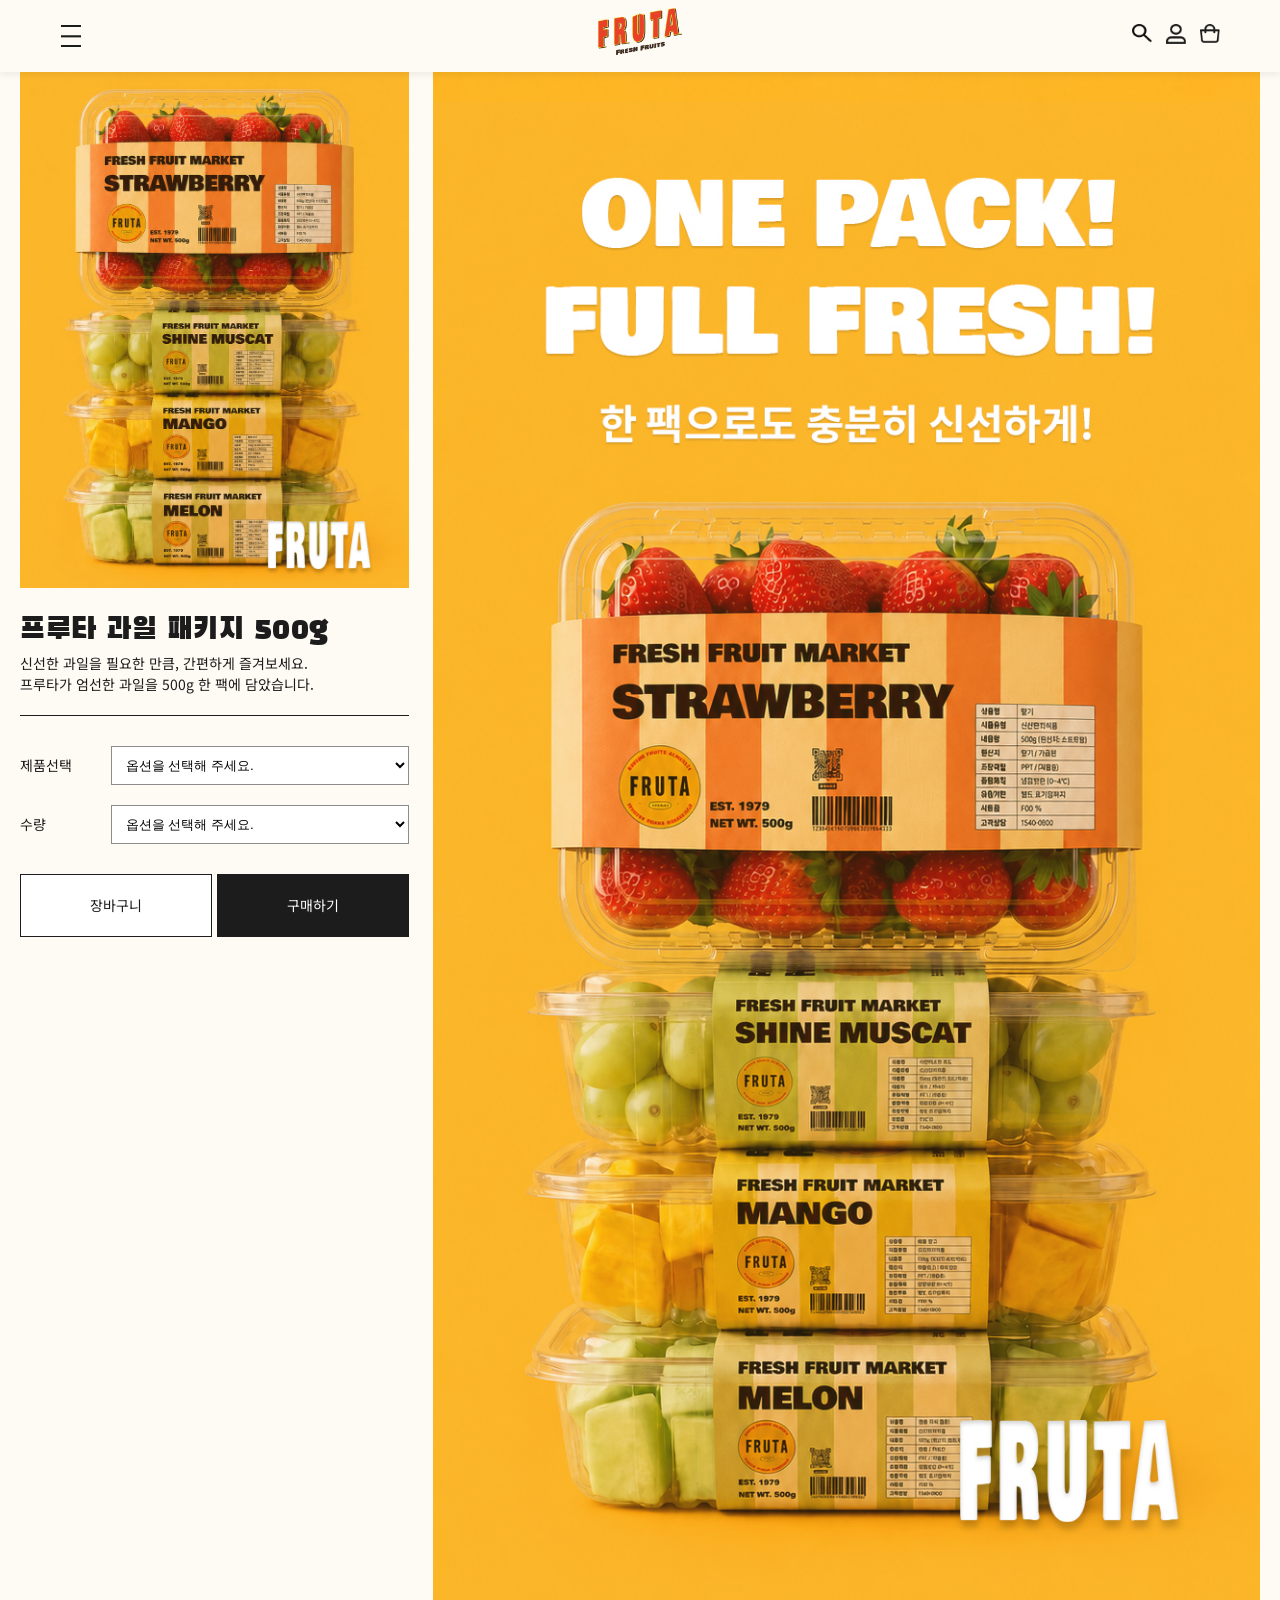
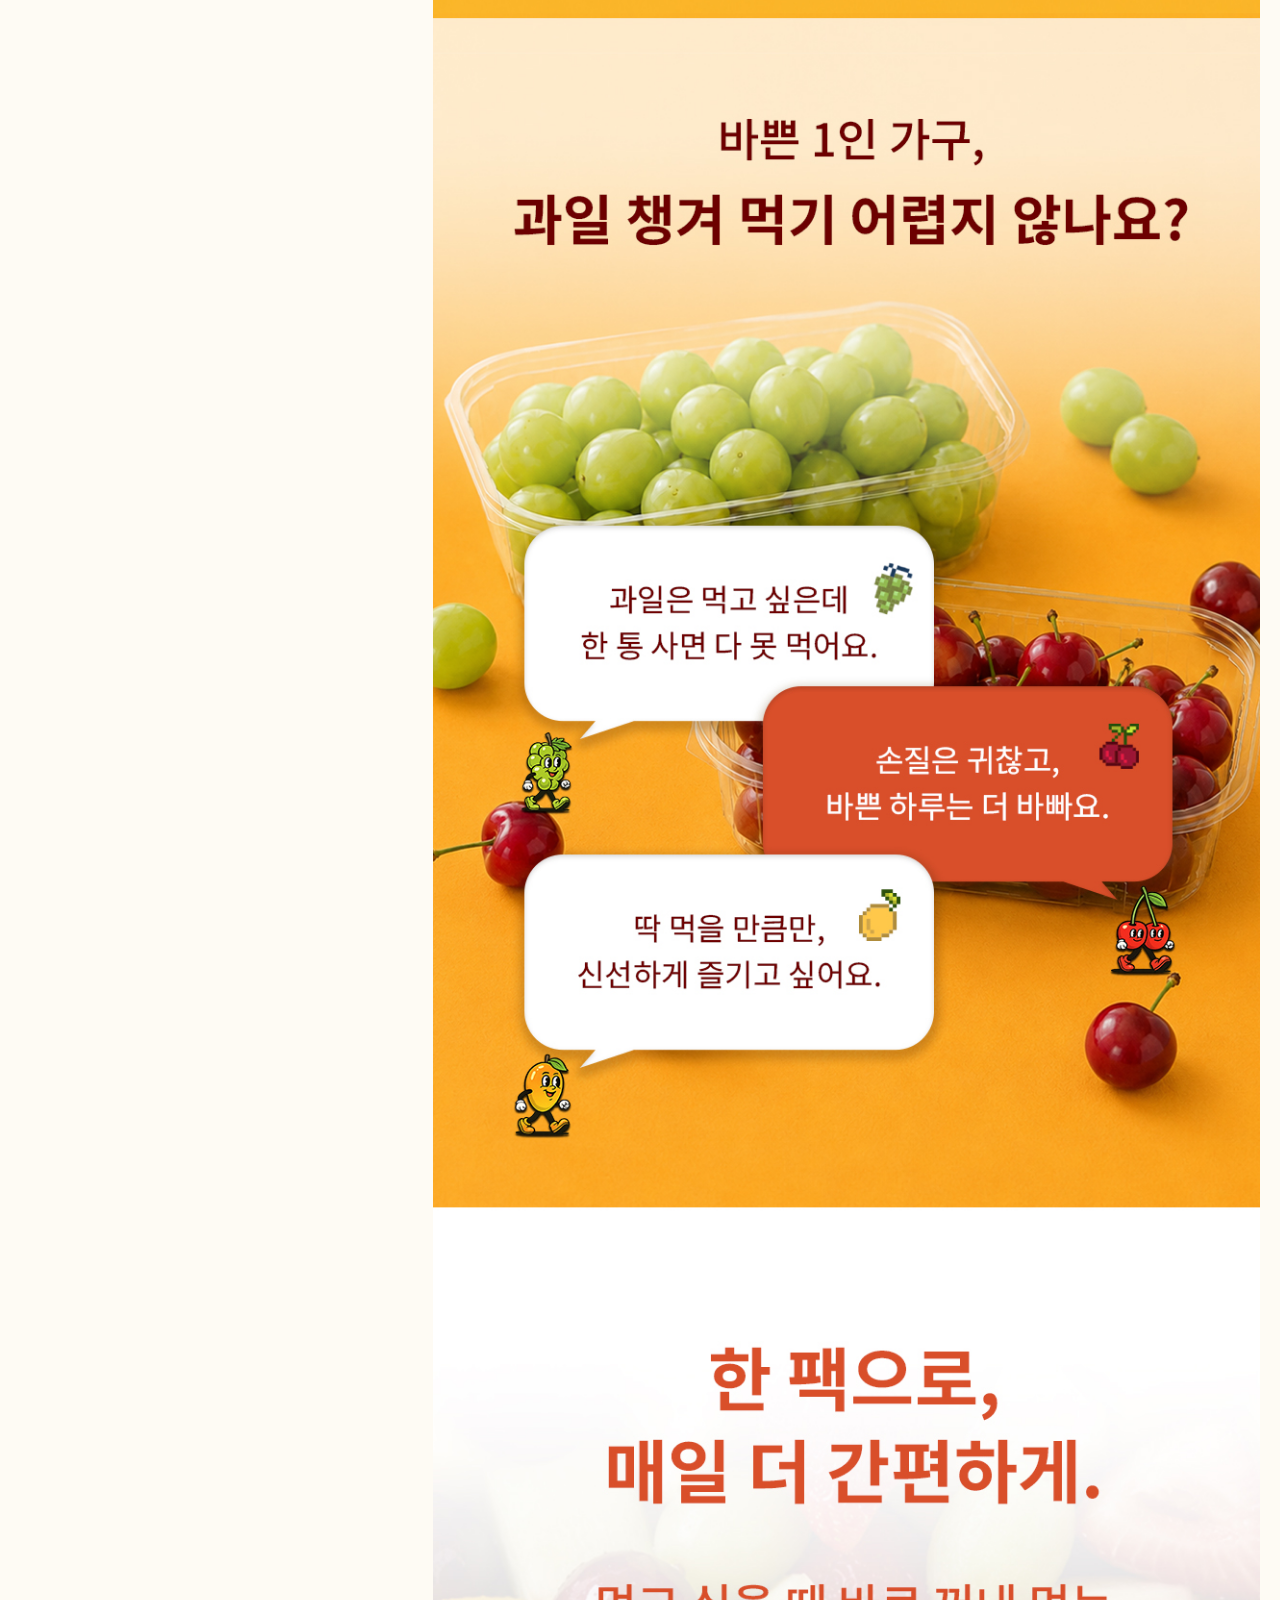
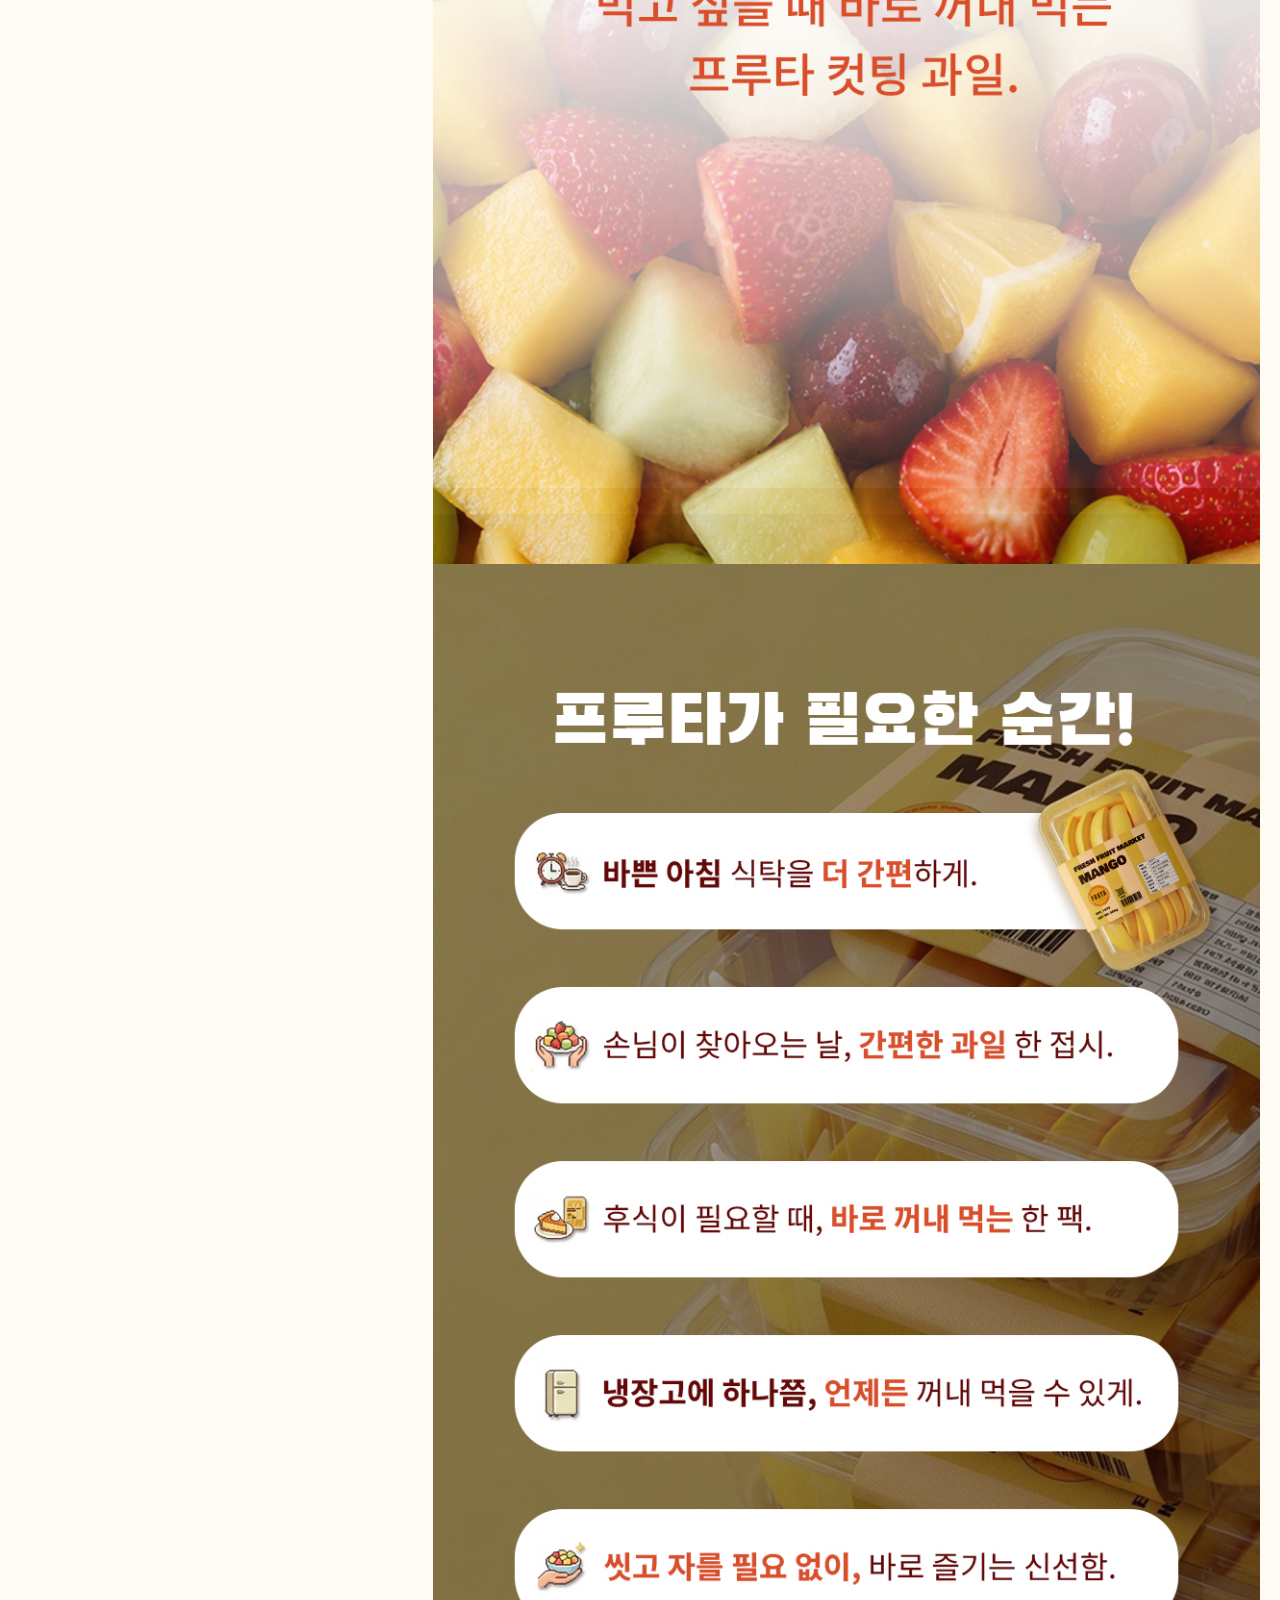
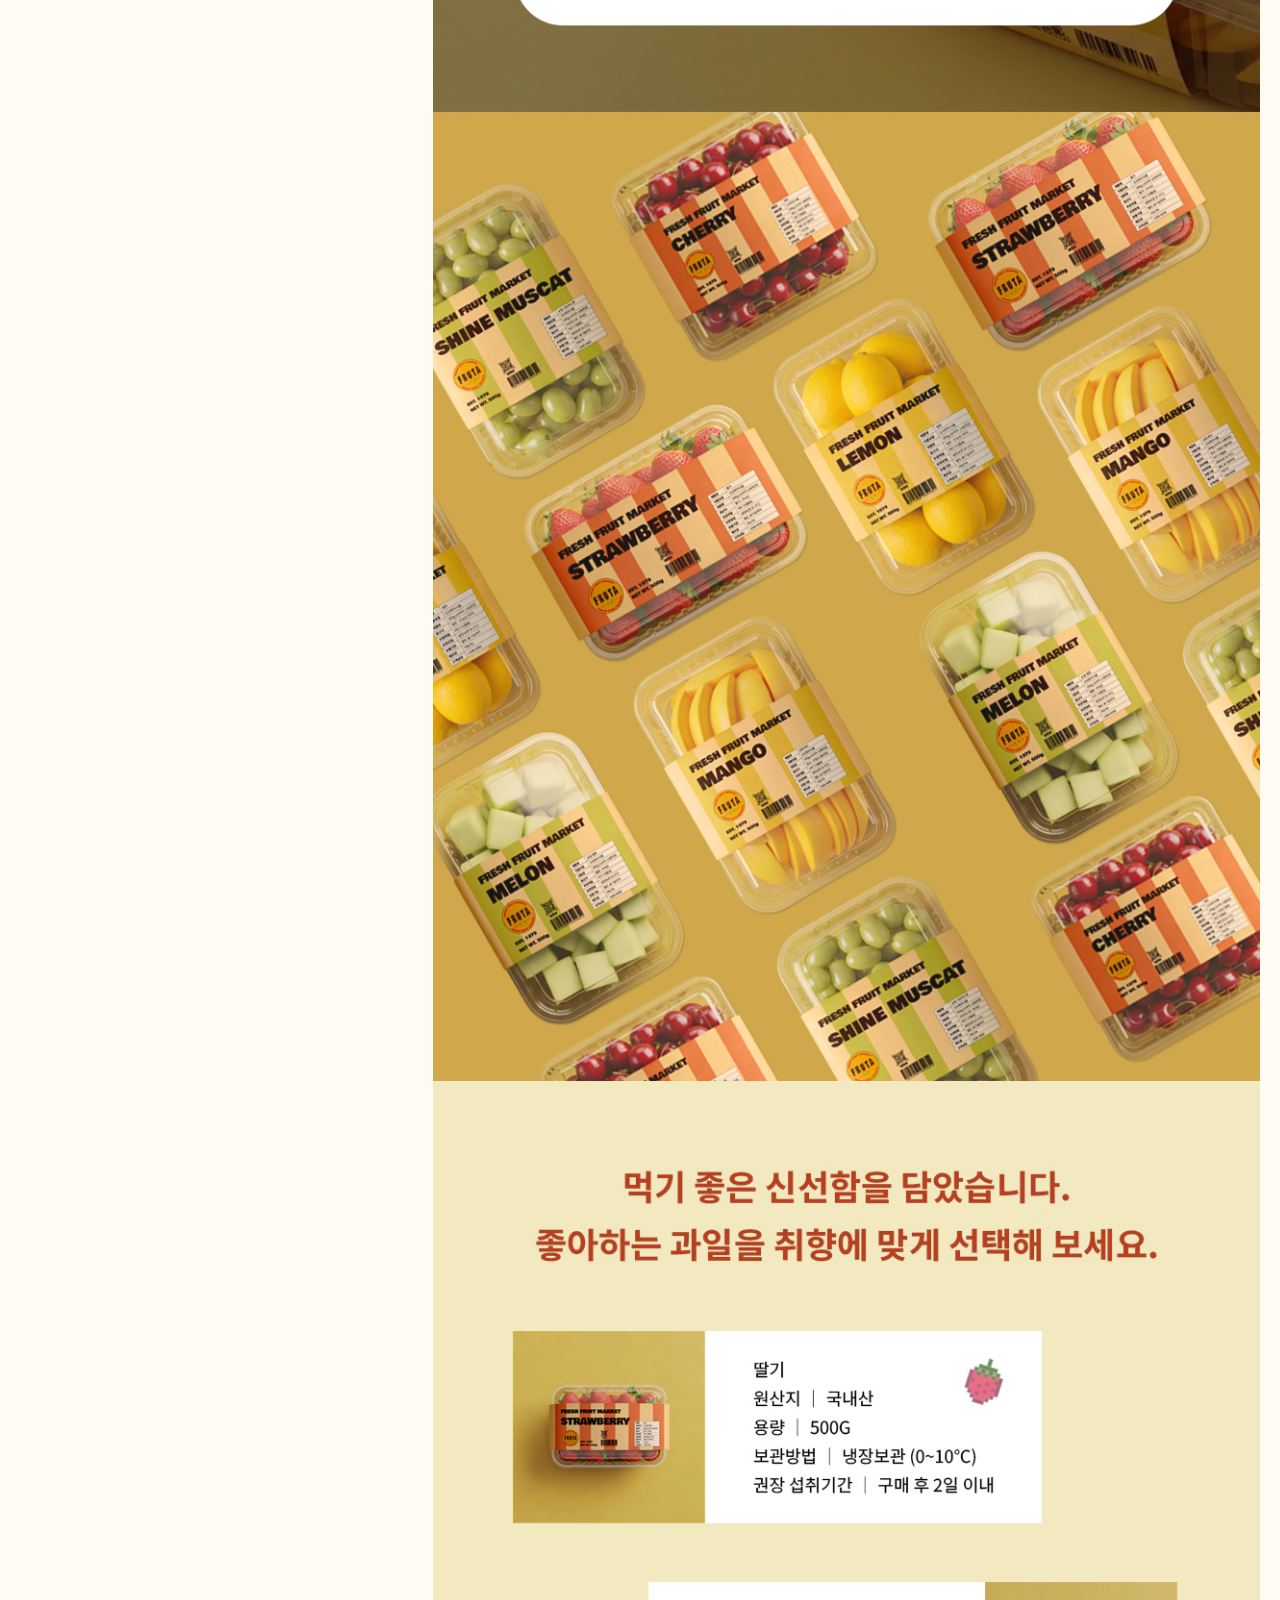
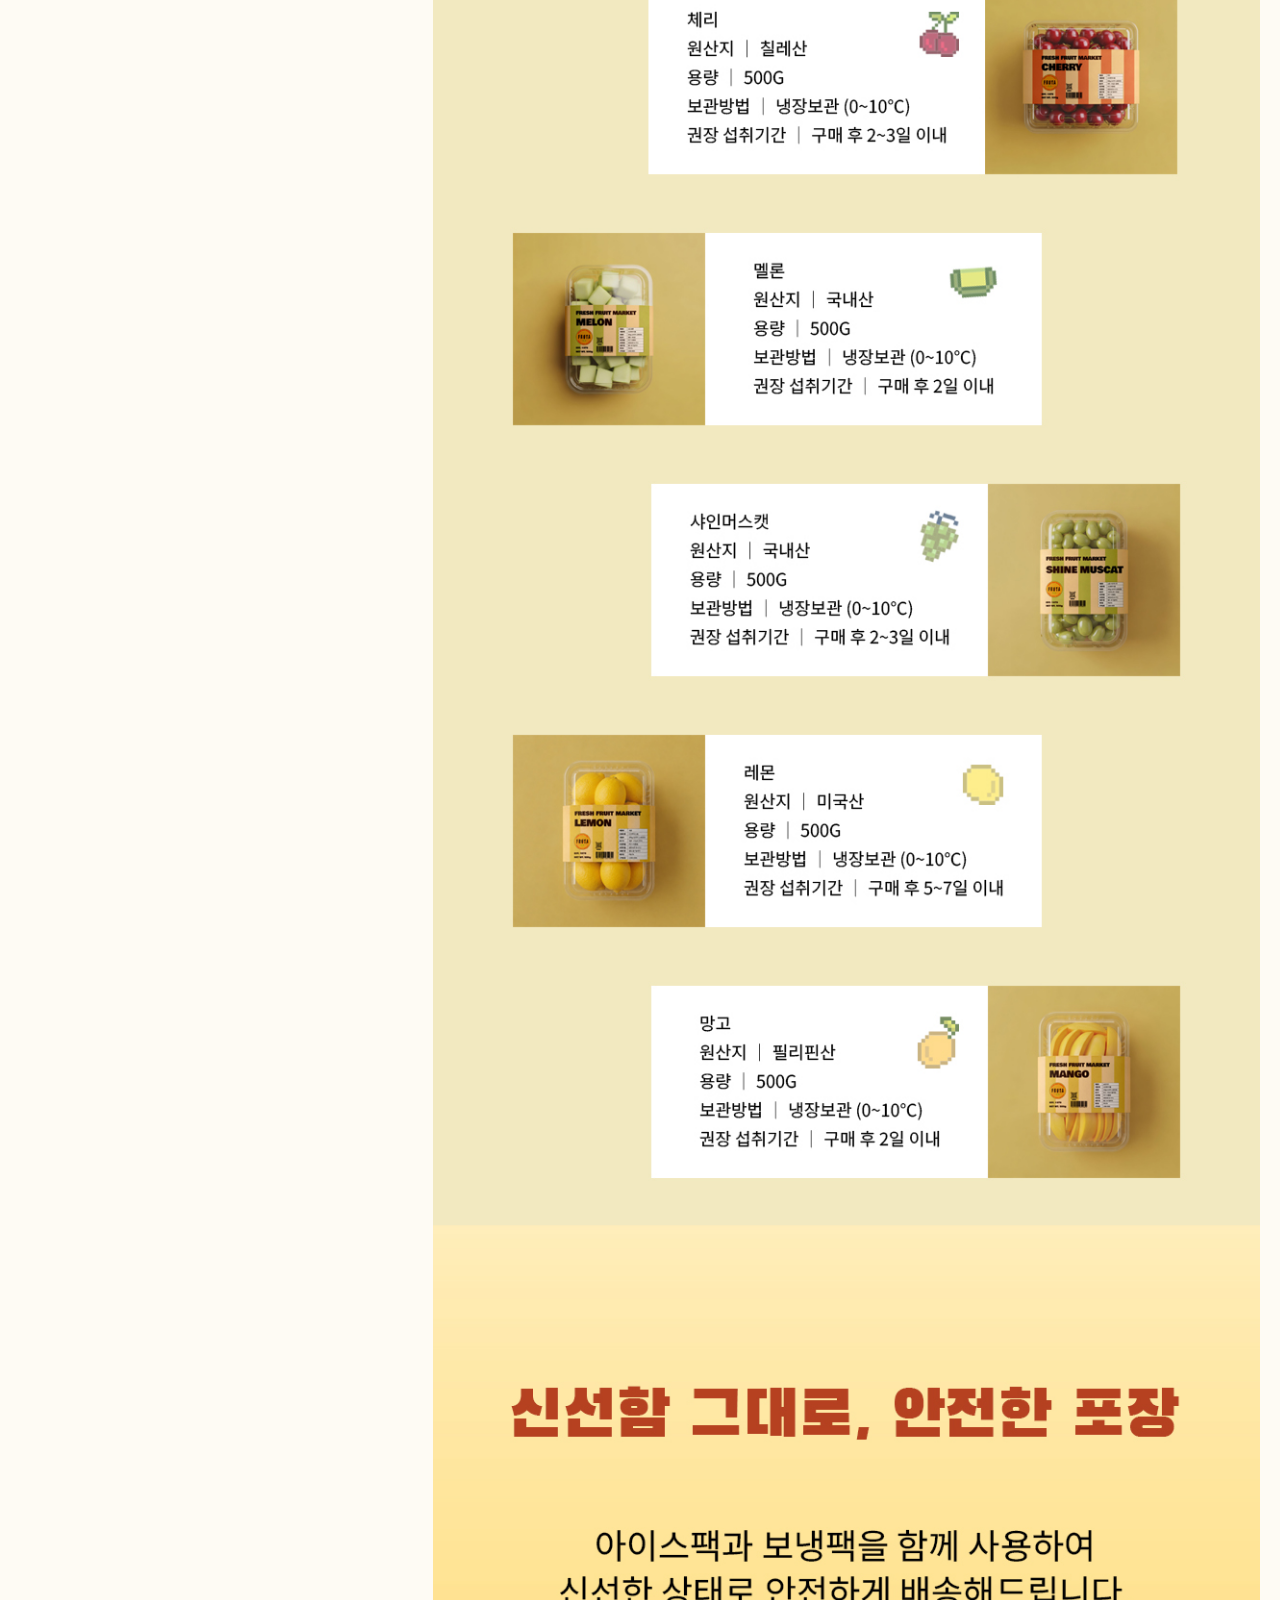
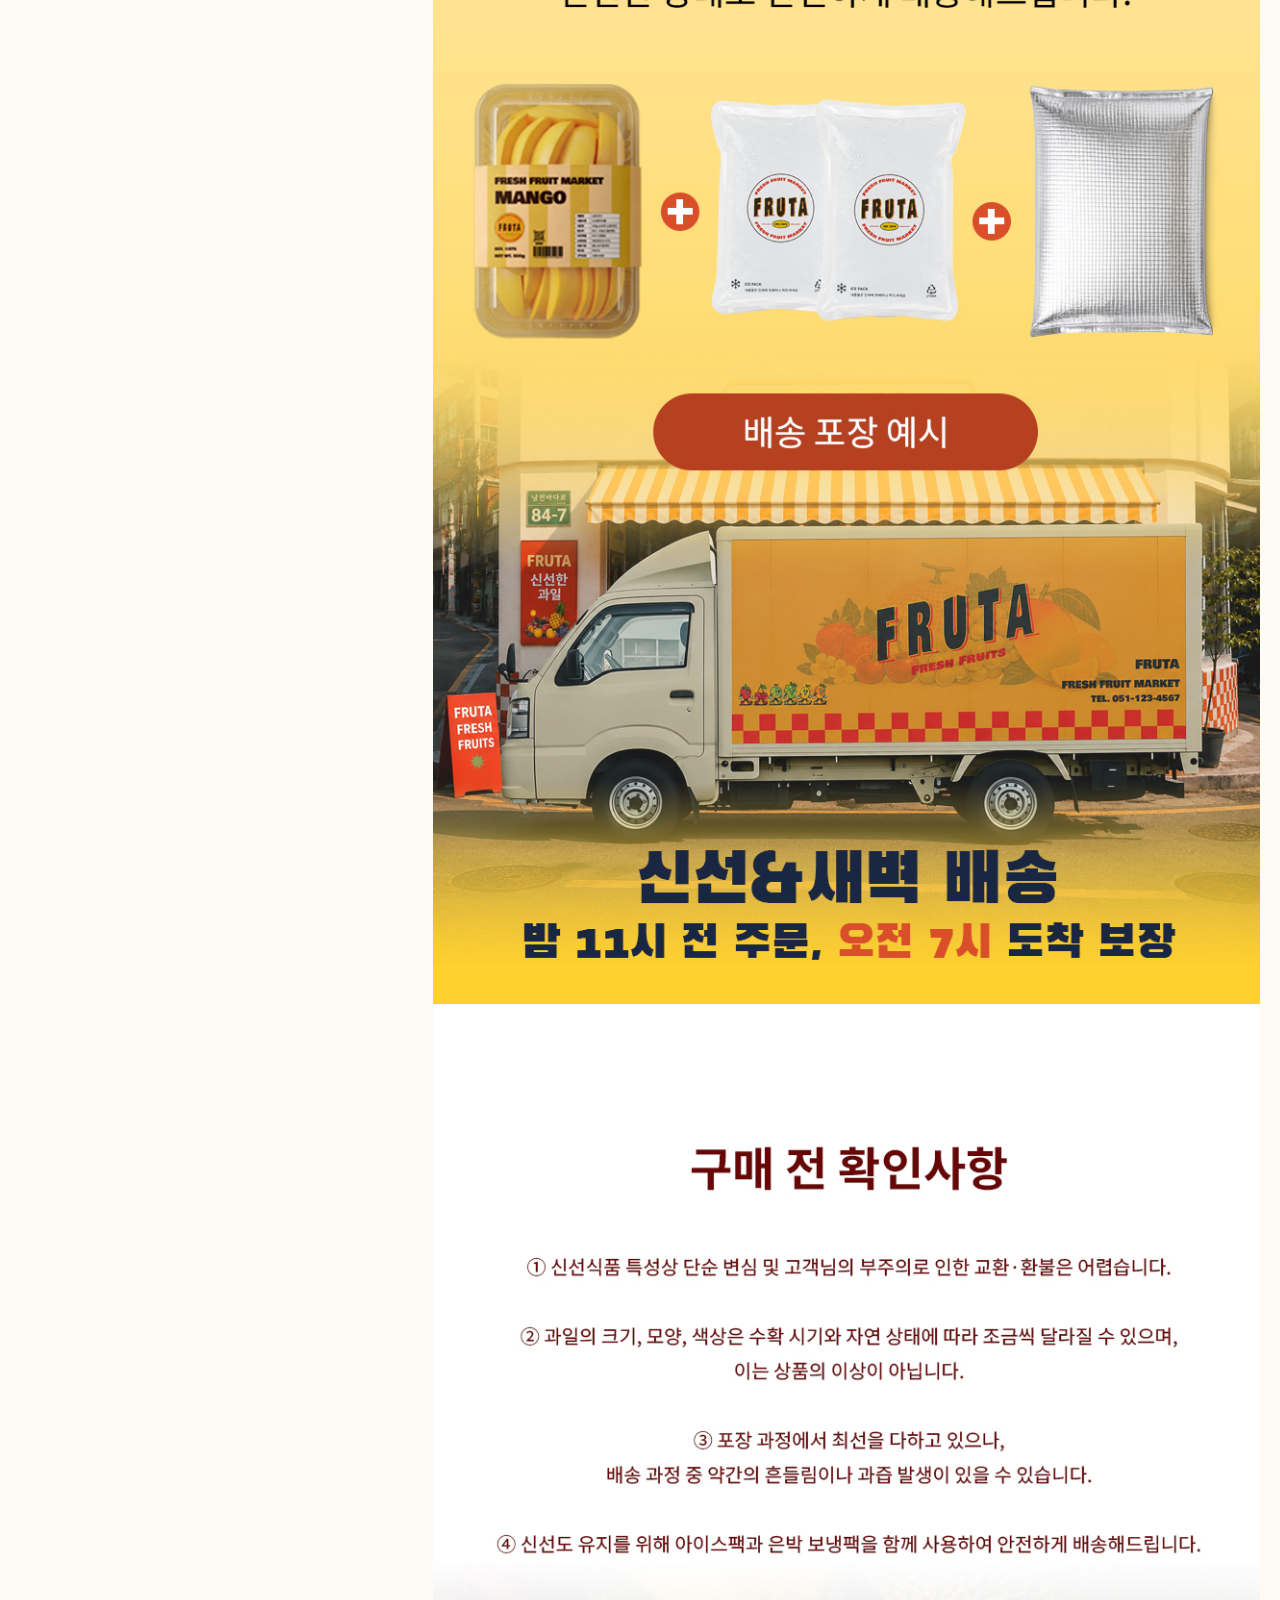
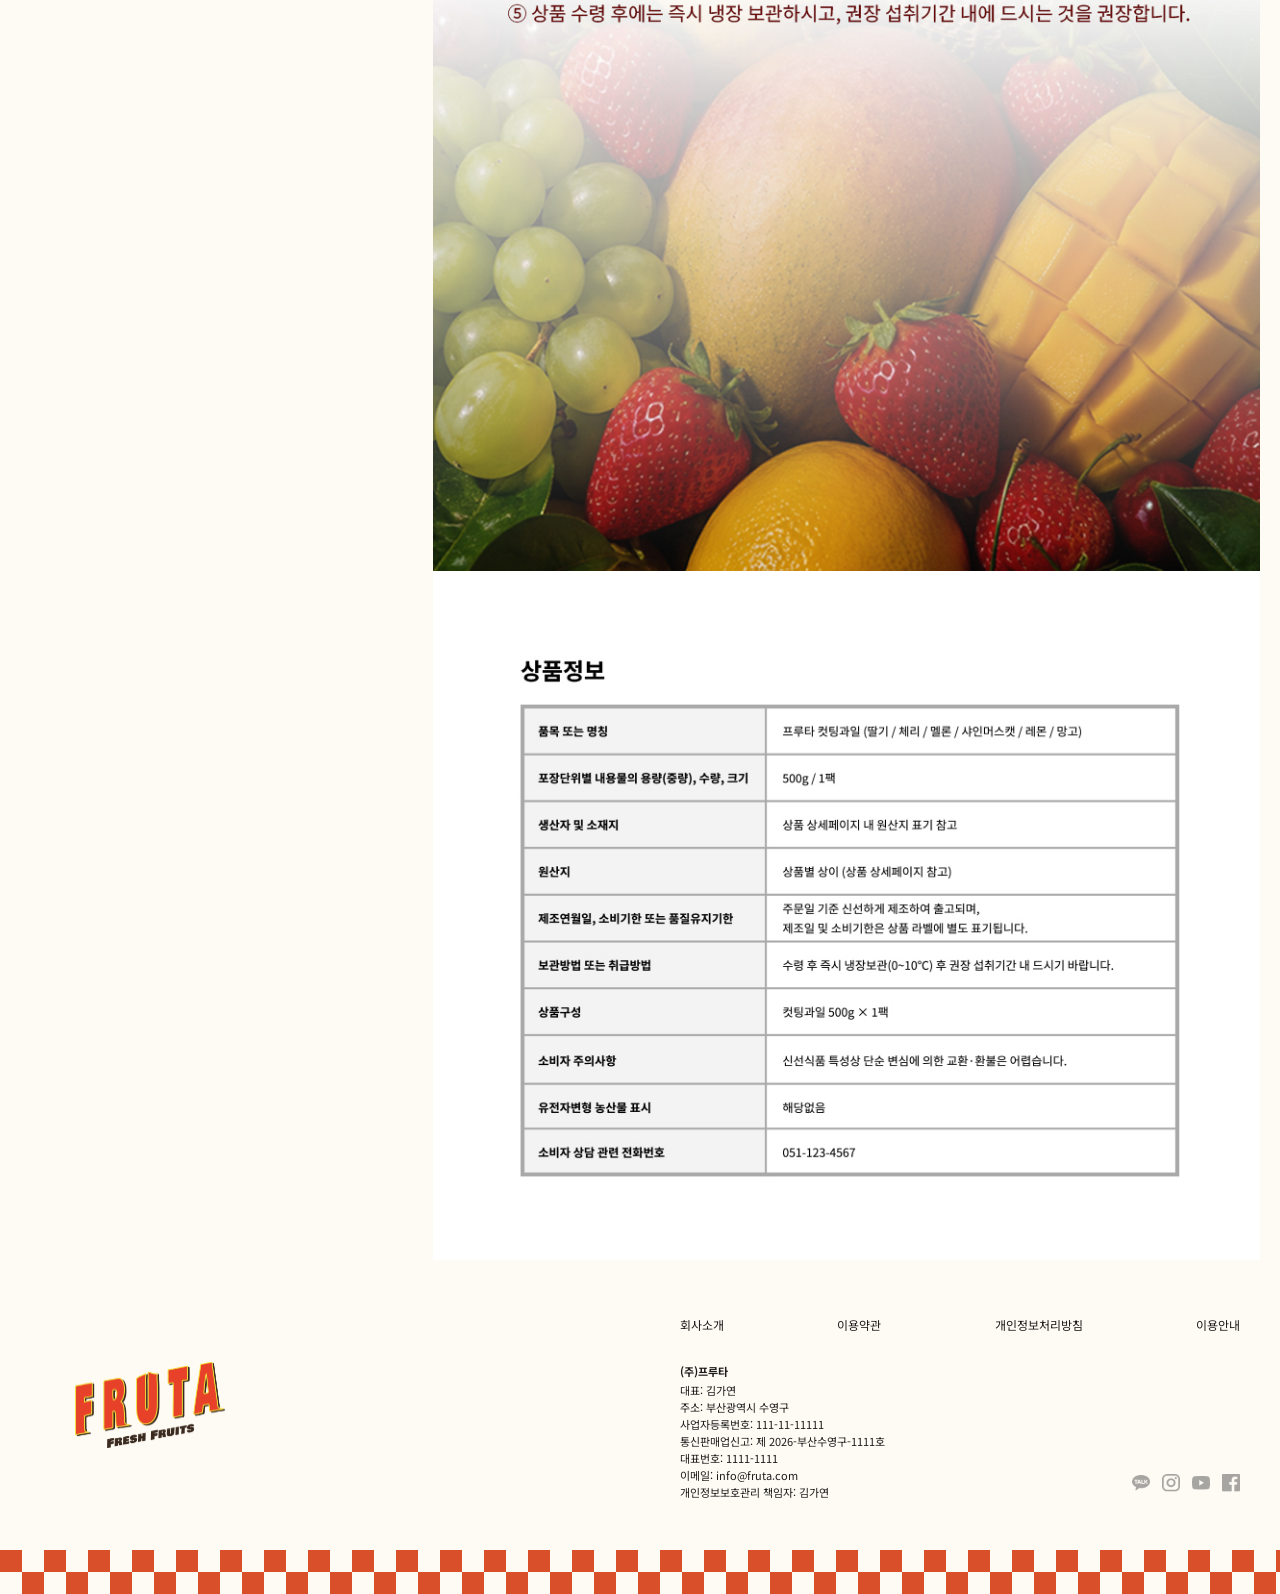
<file: product_page.html>
<!DOCTYPE html>
<html lang="ko">

<head>
    <meta charset="UTF-8">
    <meta name="viewport" content="width=device-width, initial-scale=1.0">
    <title>FRUTA</title>

    <!-- 웹폰트 연결 -->
    <!-- font-family: "Noto Sans KR", sans-serif; -->
    <link rel="preconnect" href="https://fonts.googleapis.com">
    <link rel="preconnect" href="https://fonts.gstatic.com" crossorigin>
    <link href="https://fonts.googleapis.com/css2?family=Noto+Sans+KR:wght@100..900&display=swap" rel="stylesheet">

    <!-- font-family: "Black Han Sans", sans-serif; -->
    <link rel="preconnect" href="https://fonts.googleapis.com">
    <link rel="preconnect" href="https://fonts.gstatic.com" crossorigin>
    <link href="https://fonts.googleapis.com/css2?family=Black+Han+Sans&display=swap" rel="stylesheet">

    <!-- font-family: "Bowlby One SC", sans-serif; -->
    <link rel="preconnect" href="https://fonts.googleapis.com">
    <link rel="preconnect" href="https://fonts.gstatic.com" crossorigin>
    <link href="https://fonts.googleapis.com/css2?family=Bowlby+One+SC&display=swap" rel="stylesheet">

    <link rel="stylesheet" href="css/style1.css">

    <link rel="icon" href="./images/favicon-32x32.png" type="image/png">
</head>

<body>
    <div class="top">
        <div class="gnb">

            <p class="menu">
                <button type="button" class="menu-open" aria-label="메뉴 열기">
                    <img src="./images/menu.png" alt="메뉴">
                    <span>MENU</span>
                </button>
            </p>

            <h1 class="logo">
                <a href="./index.html">
                    <img src="./images/logo.svg" alt="logo">
                </a>
            </h1>

            <ul class="header-icons">
                <li>
                    <a href="#">
                        <img src="./images/search.png" alt="search">
                    </a>
                </li>
                <li>
                    <a href="#">
                        <img src="./images/mypage.png" alt="mypage">
                    </a>
                </li>
                <li>
                    <a href="#">
                        <img src="./images/cart.png" alt="cart">
                    </a>
                </li>
            </ul>

        </div>
    </div>


    <!-- 메뉴 열었을 때 검은 배경 -->
    <div class="menu-dim"></div>


    <!-- 왼쪽 사이드 메뉴 -->
    <aside class="side-menu" aria-hidden="true">

        <div class="side-menu-head">

            <a href="./index.html" class="side-logo">
                <img src="./images/logo.svg" alt="FRUTA">
            </a>

            <button type="button" class="menu-close" aria-label="메뉴 닫기">
                <span></span>
                <span></span>
            </button>

        </div>

        <nav class="side-nav">
            <ul>

                <li>
                    <a href="./index.html#section1">
                        <span class="side-number">01</span>
                        TODAY'S FRUIT
                    </a>
                </li>

                <li>
                    <a href="./index.html#section2">
                        <span class="side-number">02</span>
                        ABOUT FRUTA
                    </a>
                </li>

                <li>
                    <a href="./index.html#section3">
                        <span class="side-number">03</span>
                        FRUIT PACKS
                    </a>
                </li>

                <li>
                    <a href="./index.html#section4">
                        <span class="side-number">04</span>
                        GIFT SET
                    </a>
                </li>

                <li>
                    <a href="./index.html#section6">
                        <span class="side-number">05</span>
                        GOODS
                    </a>
                </li>

                <li>
                    <a href="./index.html#section8">
                        <span class="side-number">06</span>
                        STORE
                    </a>
                </li>

            </ul>
        </nav>

        <div class="side-menu-foot">

            <p>FRESH FRUIT, HAPPY DAYS.</p>

            <div class="side-menu-links">
                <a href="#">INSTAGRAM</a>
                <a href="#">KAKAOTALK</a>
            </div>

        </div>

    </aside>

    <!-- 중앙 전체 -->
    <div class="wrap">
        <!-- 상품 주문창 -->
        <div id="product">
            <div class="img">
                <img src="./images/product_main.jpg" alt="FRUTA 과일 패키지" class="product-img">
            </div>
            <div class="right">
                <div class="border">
                    <h1>프루타 과일 패키지 500g</h1>
                    <!-- <h2>34,000원</h2> -->

                    <p>신선한 과일을 필요한 만큼, 간편하게 즐겨보세요. <br>
                        프루타가 엄선한 과일을 500g 한 팩에 담았습니다.
                    </p>
                </div>
                <table class="selectbox">
                    <tr>
                        <th>제품선택</th>
                        <td>
                            <select name="option">
                                <option value="*">옵션을 선택해 주세요.</option>
                                <option value="strawberry">딸기</option>
                                <option value="cherry">체리</option>
                                <option value="melon">멜론</option>
                                <option value="shine muscat">샤인머스켓</option>
                                <option value="mango">망고</option>
                                <option value="lemon">레몬</option>
                            </select>
                        </td>
                    </tr>
                    <tr>
                        <th>수량</th>
                        <td>
                            <select name="number">
                                <option value="*">옵션을 선택해 주세요.</option>
                                <option value="1">1</option>
                                <option value="2">2</option>
                                <option value="3">3</option>
                                <option value="4">4</option>
                                <option value="5">5</option>
                                <option value="6">6</option>
                            </select>
                        </td>
                    </tr>
                </table>
                <ul class="order">
                    <li><a href="#">장바구니</a></li>
                    <li><a href="#">구매하기</a></li>
                </ul>
            </div>
        </div>

        <div class="detail_wrap">
            <!-- 상세페이지 -->
            <div class="main">
                <img src="./images/product01.jpg" alt="page1">
                <img src="./images/product02.jpg" alt="page2">
                <img src="./images/product03.jpg" alt="page3">
                <img src="./images/product04.jpg" alt="page4">
                <img src="./images/product05.jpg" alt="page5">
                <img src="./images/product06.jpg" alt="page6">
            </div>

            <!-- 제품 정보 -->
            <!-- <div class="info">
                <h1>제품 세부 정보</h1>

                <h2>진성분</h2>
                <p>다이메티콘, 다이메티콘/비닐다이메티콘크로스폴리머, 사이클로펜타실록세인, 사이클로헥사실록세인, 향료, 1,2-헥산다이올, 다이메티콘올, 트라이실록세인, 정제수, 로즈힙열매오일,
                    시트로넬올, 하이드록시시트로넬알, 녹차꽃추출물, 사이클로덱스트린</p>

                <h2>제품 정보</h2>
                <p>제품명 : 메미니 솔리드 퍼퓸</p>
                <p>용량 : 30ml / 1.01fl.oz.</p>
                <p>제품 주요 사양 : 모든 피부</p>
                <p>화장품 책임판매업자 : (주)일레븐코퍼레이션 / 서울특별시 중구 남대문료 78, 5층(명동1가)</p>
                <p>화장품 제조업자 : 제품 내 별도표기</p>
                <p>제조국 : 대한민국</p>
                <p>제품유지기간 : 개봉일로부터 6개월</p>
                <p>제조번호 및 사용기한 : 최소 2025년 10월 18일 이후까지인 상품만을 취급</p>

                <h2>사용 방법</h2>
                <p>취향에 맞게 적당량을 덜어 손목, 쇄골, 목 등 맥박이 뛰는 부위에 발라주세요.</p>
                <p>* 캡 오픈 시 내용물이 흘러나올 수 있으니 유의하세요.</p>
                <p>* 튜브 개봉 시 동봉된 핀을 사용해 주세요. 핀이 날카로우므로 주의하여 개봉해 주세요.</p>
                <p>용기 특성상 내용물이 흘러나올 수 있습니다.</p>

                <h2>사용할 때의 주의사항</h2>
                <ol>
                    <li>화장품 사용 시 또는 사용 후 직사광선에 의하여 사용부위가 붉은 반점, 부어오름 또는 가려움증 등의 이상 증상이나 부작용이 있는 경우에는 전문의 등과 상담할 것</li>
                    <li>상처가 있는 부위 등에는 사용을 자제할 것</li>
                    <li>보관 및 취급 시 주의사항
                        <ol class="ol_in">
                            <li>어린이의 손이 닿지 않는 곳에 보관할 것</li>
                            <li>직사광선을 피해서 보관할 것</li>
                        </ol>
                    </li>
                </ol>
            </div> -->
        </div>
    </div>

    <!-- 푸터 -->
    <footer id="footer">
        <div class="footer-inner">

            <!-- PC / 태블릿 왼쪽 로고 -->
            <div class="footer-logo footer-logo-pc">
                <a href="#">
                    <img src="./images/logo.svg" alt="로고">
                </a>
            </div>

            <!-- 오른쪽 정보 영역 -->
            <div class="footer-content">

                <ul class="footer-menu">
                    <li><a href="#">회사소개</a></li>
                    <li><a href="#">이용약관</a></li>
                    <li><a href="#">개인정보처리방침</a></li>
                    <li><a href="#">이용안내</a></li>
                </ul>

                <div class="footer-bottom">
                    <div class="footer-info">
                        <p>(주)프루타</p>
                        <p>대표: 김가연</p>
                        <p>주소: 부산광역시 수영구</p>
                        <p>사업자등록번호: 111-11-11111</p>
                        <p>통신판매업신고: 제 2026-부산수영구-1111호</p>
                        <p>대표번호: 1111-1111</p>
                        <p>이메일: info@fruta.com</p>
                        <p>개인정보보호관리 책임자: 김가연</p>
                    </div>

                    <!-- 모바일에서 보이는 로고와 SNS -->
                    <div class="footer-mobile-side">
                        <div class="footer-logo footer-logo-mobile">
                            <a href="#">
                                <img src="./images/logo.svg" alt="로고">
                            </a>
                        </div>

                        <ul class="footer-sns">
                            <li>
                                <a href="#">
                                    <img src="./images/kakao.png" alt="카카오톡">
                                </a>
                            </li>
                            <li>
                                <a href="#">
                                    <img src="./images/instagram.png" alt="인스타그램">
                                </a>
                            </li>
                            <li>
                                <a href="#">
                                    <img src="./images/youtube.png" alt="유튜브">
                                </a>
                            </li>
                            <li>
                                <a href="#">
                                    <img src="./images/facebook.png" alt="페이스북">
                                </a>
                            </li>
                        </ul>
                    </div>
                </div>
            </div>
        </div>

        <div class="checker-strip"></div>
    </footer>

    <!-- 탑버튼 -->
    <a href="#" class="top_btn">
        <img src="./images/top_btn.svg" alt="탑 버튼">
    </a>


    <script src="./js/script1.js"></script>

</body>

</html>
</file>
<file: css/style1.css>
@charset "UTF-8";

/* font */
@import url('https://spoqa.github.io/spoqa-han-sans/css/SpoqaHanSansNeo.css');

html {
    scroll-behavior: smooth;
}

* {
    padding: 0;
    margin: 0;
}

body {
    font-family: "Noto Sans KR", sans-serif;
    font-size: 14px;
    line-height: 1.5;
    color: #1C1C1C;
    /* min-width: 1320px; */
    background-color: #FEFBF4;
    cursor: url(../images/cursor01.png), auto;
    padding-top: 90px;
}

/* 클릭 가능한 곳 */
a:hover,
button:hover,
img:hover,
.swiper-slide:hover,
select:hover {
    cursor: url(../images/cursor02.png), pointer;
}

ul {
    list-style: none;
}

a {
    text-decoration: none;
}

/* header */
/* header {
    width: 100%;
    background-color: #FEFBF4;
    display: flex;
    justify-content: center;
    height: 90px;
}

.logo {
    width: 140px;
} */


.top {
    height: 90px;
    background-color: #FEFBF4;
    padding: 0 24px;

    position: fixed;
    top: 0;
    left: 0;
    width: 100%;
    box-sizing: border-box;

    z-index: 1000;
    box-shadow: 0 2px 8px rgba(0, 0, 0, 0.08);

    transform: translateY(0);
    transition: transform 0.35s ease;
}

/* 아래로 스크롤할 때 헤더 숨김 */
.top.header-hidden {
    transform: translateY(-100%);
}

.gnb {
    display: grid;
    grid-template-columns: 1fr auto 1fr;
    /* 왼쪽 유동 / 가운데 고정폭 / 오른쪽 유동 */
    align-items: center;
    height: 100%;
}

/* ---------- 왼쪽: menu ---------- */
.menu {
    justify-self: start;
    /* 1번째 칸 안에서 왼쪽 정렬 */
    padding-left: 160px;
}

.menu a {
    display: flex;
    align-items: center;
    gap: 14px;
    font-size: 16px;
    font-weight: 700;
    text-decoration: none;
    color: #1C1C1C;
}

.menu img {
    width: 20px;
    height: 20px;
    object-fit: contain;
}

/* ---------- 가운데: 로고 ---------- */
.logo {
    justify-self: center;
    /* 가운데(auto) 칸에서 정확히 중앙 고정 */
}

.logo img {
    width: 140px;
    /* 로고 원본 비율 봐가며 조정 */
    height: auto;
}

/* ---------- 오른쪽: 아이콘 3개 ---------- */
.header-icons {
    justify-self: end;
    /* 3번째 칸에서 오른쪽 정렬 */
    display: flex;
    align-items: center;
    gap: 20px;
    list-style: none;
    padding-right: 160px;
}

.header-icons img {
    width: 22px;
    height: 22px;
    object-fit: contain;
}


/* ==========================================================
   TABLET (max-width: 1500px)
   - 헤더 높이, 여백 축소
   - 로고 살짝 축소
========================================================== */
@media (max-width: 1500px) {
    #wrap {
        padding-top: 72px;
    }

    .top {
        height: 72px;
        padding: 0 20px;
    }

    .logo img {
        width: 84px;
    }

    .header-icons {
        gap: 14px;
        padding-right: 40px;
    }

    .header-icons img {
        width: 20px;
        height: 20px;
    }

    /* menu 텍스트 숨기고 아이콘만 남김 (태블릿부터 적용) */
    .menu a {
        font-size: 0;
        gap: 0;
    }

    .menu img {
        width: 22px;
        height: 22px;
    }

    .menu {
        padding-left: 40px;
    }
}


/* ==========================================================
   MOBILE (max-width: 600px)
   - "menu" 텍스트 숨기고 햄버거 아이콘만
   - 로고 더 축소
========================================================== */
@media (max-width: 600px) {
    #wrap {
        padding-top: 56px;
    }

    .top {
        height: 56px;
        padding: 0 16px;
    }

    .logo img {
        width: 68px;
    }

    .header-icons {
        gap: 10px;
        padding-right: 16px;
    }

    .header-icons img {
        width: 16px;
        height: 16px;
    }

    .menu {
        padding-left: 16px;
    }
}



/* ==========================================================
   SIDE MENU
========================================================== */

/* 기존 메뉴 버튼 */
.menu-open {
    display: flex;
    align-items: center;
    gap: 14px;

    padding: 0;
    border: 0;
    background: transparent;

    font-family: "Noto Sans KR", sans-serif;
    font-size: 16px;
    font-weight: 700;
    color: #1c1c1c;
}

.menu-open img {
    width: 20px;
    height: 20px;
    object-fit: contain;
}

/* 화면을 덮는 반투명 배경 */
.menu-dim {
    position: fixed;
    inset: 0;
    z-index: 1000;

    background: rgba(0, 0, 0, 0.45);

    opacity: 0;
    visibility: hidden;
    pointer-events: none;

    transition:
        opacity 0.35s ease,
        visibility 0.35s ease;
}

/* 왼쪽에서 나오는 메뉴 */
.side-menu {
    position: fixed;
    top: 0;
    left: 0;
    z-index: 1001;

    width: 520px;
    max-width: 88vw;
    height: 100vh;
    box-sizing: border-box;
    padding: 38px 48px 42px;

    display: flex;
    flex-direction: column;

    background: #FEFBF4;

    transform: translateX(-100%);
    visibility: hidden;

    transition:
        transform 0.45s cubic-bezier(0.77, 0, 0.18, 1),
        visibility 0.45s;
}

/* 메뉴가 열린 상태 */
body.menu-active .side-menu {
    transform: translateX(0);
    visibility: visible;
}

body.menu-active .menu-dim {
    opacity: 1;
    visibility: visible;
    pointer-events: auto;
}

body.menu-active {
    overflow: hidden;
}

/* 메뉴 상단 */
.side-menu-head {
    display: flex;
    align-items: center;
    justify-content: space-between;
}

.side-logo img {
    width: 130px;
    height: auto;
}

/* X 닫기 버튼 */
.menu-close {
    position: relative;

    width: 40px;
    height: 40px;

    padding: 0;
    border: 0;
    background: transparent;
}

.menu-close span {
    position: absolute;
    top: 50%;
    left: 50%;

    width: 30px;
    height: 2px;

    background: #d94f2a;
}

.menu-close span:first-child {
    transform: translate(-50%, -50%) rotate(45deg);
}

.menu-close span:last-child {
    transform: translate(-50%, -50%) rotate(-45deg);
}

/* 메뉴 목록 */
.side-nav {
    margin-top: 80px;
}

.side-nav ul {
    display: flex;
    flex-direction: column;
    gap: 10px;
}

.side-nav li {
    overflow: hidden;
}

.side-nav a {
    display: flex;
    align-items: baseline;
    gap: 14px;

    font-family: "Bowlby One SC", sans-serif;
    font-size: 40px;
    line-height: 1.25;
    color: #d94f2a;

    transition:
        color 0.25s ease,
        transform 0.25s ease;
}

.side-nav a:hover {
    color: #f2b441;
    transform: translateX(10px);
}

.side-number {
    width: 22px;
    flex-shrink: 0;

    font-family: "Noto Sans KR", sans-serif;
    font-size: 11px;
    font-weight: 700;
}

/* 메뉴 하단 */
.side-menu-foot {
    margin-top: auto;
    padding-top: 24px;
    border-top: 1px solid rgba(217, 79, 42, 0.45);
}

.side-menu-foot>p {
    font-family: "Bowlby One SC", sans-serif;
    font-size: 13px;
    color: #d94f2a;
}

.side-menu-links {
    display: flex;
    gap: 18px;
    margin-top: 10px;
}

.side-menu-links a {
    font-size: 11px;
    font-weight: 700;
    color: #1c1c1c;
}


/* 태블릿 */
@media (max-width: 1500px) {
    .menu-open {
        font-size: 0;
        gap: 0;
    }

    .menu-open img {
        width: 22px;
        height: 22px;
    }

    .side-menu {
        width: 430px;
        padding: 30px 36px 36px;
    }

    .side-logo img {
        width: 105px;
    }

    .side-nav {
        margin-top: 62px;
    }

    .side-nav a {
        font-size: 32px;
    }
}


/* 모바일 */
@media (max-width: 600px) {
    .side-menu {
        width: 88vw;
        max-width: none;
        padding: 24px 24px 30px;
    }

    .side-logo img {
        width: 88px;
    }

    .menu-close {
        width: 34px;
        height: 34px;
    }

    .menu-close span {
        width: 24px;
    }

    .side-nav {
        margin-top: 48px;
    }

    .side-nav ul {
        gap: 12px;
    }

    .side-nav a {
        gap: 10px;
        font-size: 25px;
    }

    .side-number {
        width: 18px;
        font-size: 9px;
    }

    .side-menu-foot>p {
        font-size: 10px;
    }

    .side-menu-links a {
        font-size: 9px;
    }

    .menu-open img {
        width: 16px;
        height: 16px;
    }
}


/* 중앙 전체 */
.wrap {
    width: 1320px;
    margin: 0 auto;
    display: flex;
    justify-content: space-between;
    align-items: flex-start;
    background-color: #FEFBF4;
}


/* 상품 주문창 */
#product {
    width: 400px;
    position: -webkit-sticky;
    position: sticky;
    top: 0;
}

.product-img {
    display: block;
    width: 100%;
    height: auto;
    margin-bottom: 20px;
}

.right h1 {
    font-family: "Black Han Sans", sans-serif;
    font-weight: 400;
    font-size: 36px;
    letter-spacing: 0.5px;
}

.right h2 {
    font-size: 24px;
    font-weight: 500;
    margin-top: 30px;
}

.right h3 {
    font-size: 16px;
    font-weight: 500;
    margin-top: 30px;
}

.right dl {
    margin: 10px 5px;
}

.right dt {
    padding-bottom: 5px;
}

.border {
    border-bottom: 1.5px solid #1C1C1C;
    padding-bottom: 20px;
}

.selectbox {
    margin: 20px 0;
    border-collapse: collapse;
    width: 100%;
}

.selectbox th {
    text-align: left;
    font-weight: 400;
}

.selectbox th,
.selectbox td {
    padding: 10px 0;
}

.selectbox select {
    outline: none;
    width: 100%;
    padding: 10px;

    box-sizing: border-box;
    border: 1px solid #8c8c8c;
    background-color: #fff;
}

.order {
    display: flex;
    justify-content: space-between;
    gap: 5px;
}

.order li {
    flex: 1;
    text-align: center;
}

.order li a {
    border: 1px #1C1C1C solid;
    color: #1C1C1C;
    display: block;
    padding: 20px 0;
    background-color: #fff;
}

.order li:nth-child(2) a {
    background-color: #1C1C1C;
    color: #fff;
}

.order li a:hover {
    background-color: rgba(19, 19, 22, 0.5);
    color: #fff;
}


/* 상세페이지 */
.detail_wrap {
    width: 860px;
}

.main img {
    display: block;
    width: 100%;
}


/* 제품 정보 */
.info {
    padding: 20px 20px 0;
}

.info h1 {
    font-size: 25px;
    font-weight: 400;
}

.info h2 {
    font-weight: 500;
    font-size: 20px;
    padding: 35px 0 8px;
    border-bottom: 1px solid #131316bf;
    margin-bottom: 14px;
}

.info ol {
    list-style: decimal inside;
}

.info .ol_in {
    padding-left: 20px;
    list-style: circle inside;
}


/* =========================
   TABLET
   PC 구조 최대한 유지
========================= */

@media (max-width: 1500px) {

    body {
        padding-top: 72px;
    }

    .wrap {
        width: calc(100% - 40px);
        max-width: 1320px;
        margin: 0 auto;

        display: grid;
        grid-template-columns: 32fr 68fr;
        gap: 24px;

        align-items: start;
        box-sizing: border-box;
    }

    #product {
        width: 100%;
        min-width: 0;

        position: sticky;
        top: 72px;
    }

    .detail_wrap {
        width: 100%;
        max-width: none;
        min-width: 0;
    }

    .main img {
        width: 100%;
        height: auto;
    }

    .right h1 {
        font-size: 30px;
    }

    .right p {
        font-size: 14px;
    }

    .selectbox select {
        width: 100%;
    }
}


@media (max-width: 600px) {

    body {
        padding-top: 56px;
    }

    .wrap {
        width: 100%;
        padding: 0 16px;
        box-sizing: border-box;

        display: block;
    }

    #product {
        width: 100%;
        position: static;
        margin-bottom: 40px;
    }

    .detail_wrap {
        width: 100%;
        max-width: none;
    }

    .right h1 {
        font-size: 26px;
        line-height: 1.25;
    }

    .right p {
        font-size: 13px;
        line-height: 1.7;
    }

    .selectbox th {
        width: 78px;
    }

    .order li a {
        padding: 16px 0;
    }
}


/* footer */
/* ==========================================================
   FOOTER
========================================================== */
#footer {
    width: 100%;
    background: #FEFBF4;
    color: #1c1c1c;
}

.footer-inner {
    width: 100%;
    max-width: 1440px;
    min-height: 410px;
    margin: 0 auto;
    padding: 70px 80px 55px;
    box-sizing: border-box;

    display: flex;
    align-items: center;
    justify-content: space-between;
    gap: 120px;
}

/* 왼쪽 로고 */
.footer-logo-pc {
    flex: 0 0 300px;
    display: flex;
    justify-content: center;
    align-items: center;
}

.footer-logo-pc img {
    width: 220px;
    height: auto;
}

/* 오른쪽 전체 영역 */
.footer-content {
    flex: 1;
    max-width: 640px;
}

/* 상단 메뉴 */
.footer-menu {
    display: flex;
    justify-content: space-between;
    align-items: center;
    gap: 48px;
    margin-bottom: 38px;
}

.footer-menu li {
    white-space: nowrap;
}

.footer-menu a {
    font-family: "Noto Sans KR", sans-serif;
    font-size: 14px;
    font-weight: 400;
    color: #1c1c1c;
}

/* 하단 정보 + SNS */
.footer-bottom {
    display: flex;
    justify-content: space-between;
    align-items: flex-end;
    gap: 50px;
}

.footer-info {
    font-family: "Noto Sans KR", sans-serif;
    font-size: 13px;
    line-height: 1.65;
}

.footer-info p:first-child {
    font-weight: 700;
    margin-bottom: 2px;
}

/* SNS */
.footer-sns {
    display: flex;
    align-items: center;
    gap: 16px;
    padding-bottom: 4px;
}

.footer-sns li a {
    display: block;
}

.footer-sns img {
    width: 22px;
    height: 22px;
    object-fit: contain;
    opacity: 0.65;
    transition: opacity 0.2s ease;
}

.footer-sns a:hover img {
    opacity: 1;
}

/* 모바일 전용 로고는 PC에서 숨김 */
.footer-logo-mobile {
    display: none;
}

.checker-strip {
    height: 60px;
    background-image: url(../images/checker_strip.svg);
    background-repeat: repeat-x;
    background-size: 60px 60px;
    animation: checker-scroll 3s linear infinite;
}

@keyframes checker-scroll {
    from {
        background-position: 0 0;
    }

    to {
        background-position: 60px 0;
    }
}

/* ==========================================================
   TABLET
========================================================== */
@media (max-width: 1500px) {

    .footer-inner {
        min-height: 290px;
        padding: 45px 40px 40px;
        gap: 40px;
    }

    .footer-logo-pc {
        flex: 0 1 220px;
        min-width: 0;
    }

    .footer-logo-pc img {
        width: 150px;
    }

    .footer-content {
        flex: 1;
        max-width: 560px;
        min-width: 0;
    }

    .footer-menu {
        gap: 20px;
        margin-bottom: 28px;
        flex-wrap: wrap;
    }

    .footer-menu a {
        font-size: 12px;
    }

    .footer-info {
        font-size: 11px;
        line-height: 1.55;
    }

    .footer-sns {
        gap: 12px;
        flex-shrink: 0;
    }

    .footer-sns img {
        width: 18px;
        height: 18px;
    }

    .checker-strip {
        height: 44px;
        background-size: 44px 44px;
        animation-duration: 2.4s;
    }
}

/* ==========================================================
   MOBILE
========================================================== */
@media (max-width: 600px) {
    .footer-inner {
        min-height: auto;
        padding: 48px 28px 54px;
        display: block;
    }

    /* PC용 왼쪽 로고 숨김 */
    .footer-logo-pc {
        display: none;
    }

    .footer-content {
        width: 100%;
        max-width: none;
    }

    /* 모바일 상단 메뉴 */
    .footer-menu {
        width: 100%;
        justify-content: space-between;
        gap: 0;
        margin-bottom: 42px;
    }

    .footer-menu a {
        font-size: 10px;
    }

    /* 모바일 하단 구조 */
    .footer-bottom {
        display: flex;
        align-items: flex-end;
        justify-content: space-between;
        gap: 20px;
    }

    .footer-info {
        flex: 1;
        font-size: 10px;
        line-height: 1.75;
    }

    .footer-mobile-side {
        flex: 0 0 145px;
        display: flex;
        flex-direction: column;
        align-items: center;
        padding-bottom: 4px;
    }

    /* 모바일 전용 로고 표시 */
    .footer-logo-mobile {
        display: block;
        margin-bottom: 18px;
    }

    .footer-logo-mobile img {
        width: 105px;
        height: auto;
    }

    .footer-sns {
        width: 100%;
        justify-content: center;
        gap: 16px;
        padding: 0;
    }

    .footer-sns img {
        width: 18px;
        height: 18px;
    }

    .footer-checker {
        height: 60px;
        background-size: 60px 60px;
    }

    .checker-strip {
        height: 28px;
        background-size: 28px 28px;
        animation-duration: 1.8s;
    }

    @keyframes checker-scroll {
        from {
            background-position: 0 0;
        }

        to {
            background-position: 28px 0;
        }

        /* 타일 크기(28px)와 반드시 일치 */
    }
}


/* =========================
   탑 버튼
========================= */

.top_btn {
    position: fixed;
    right: 40px;
    bottom: 40px;

    width: 72px;
    height: 72px;

    z-index: 999;

    /* 처음에는 숨김 */
    opacity: 0;
    visibility: hidden;
    transform: translateY(20px);

    transition: opacity 0.3s ease,
        visibility 0.3s ease,
        transform 0.3s ease;
}

.top_btn img {
    display: block;
    width: 100%;
    height: 100%;
}

/* 스크롤 내리면 JS가 show 클래스 추가 */
.top_btn.show {
    opacity: 1;
    visibility: visible;
    transform: translateY(0);
}

/* 마우스 올리면 살짝 위로 */
.top_btn.show:hover {
    transform: translateY(-8px);
}


/* 모바일 */
@media (max-width: 600px) {

    .top_btn {
        width: 56px;
        height: 56px;

        right: 16px;
        bottom: 16px;
    }

}
</file>
